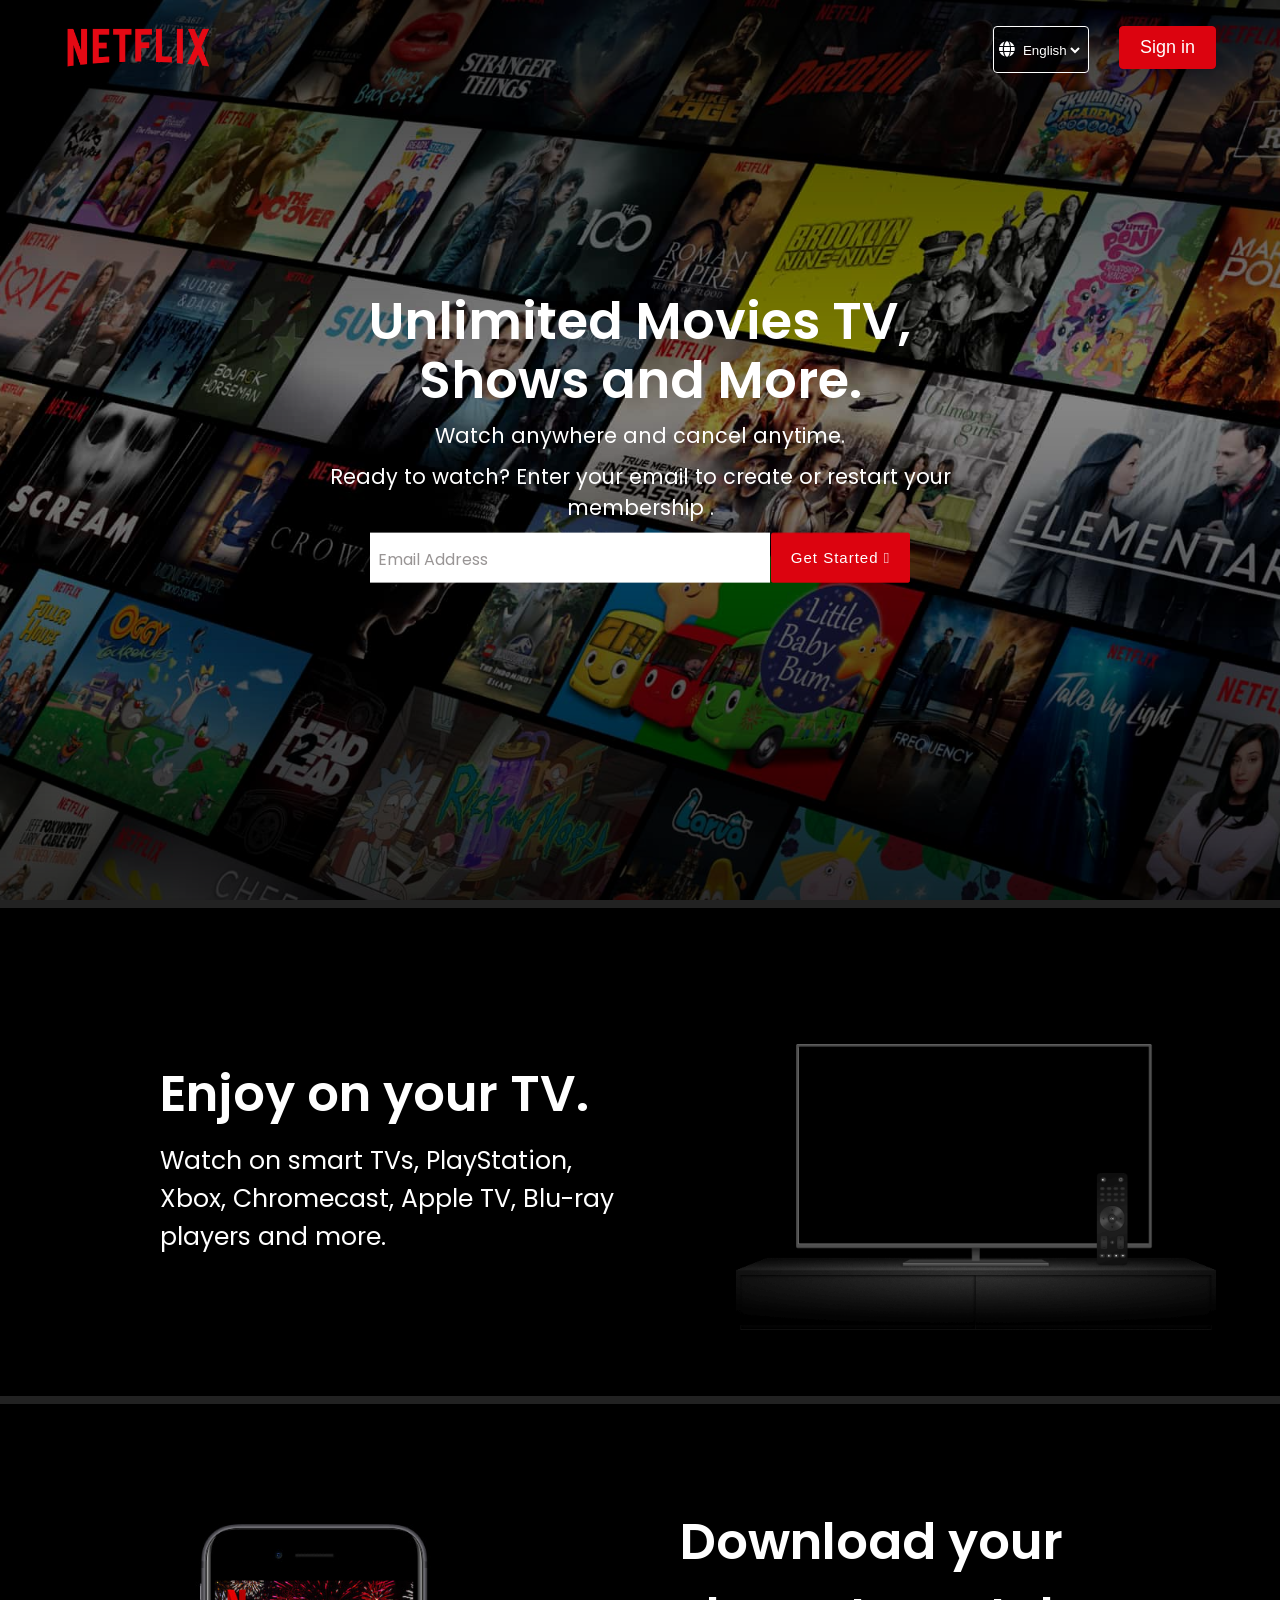
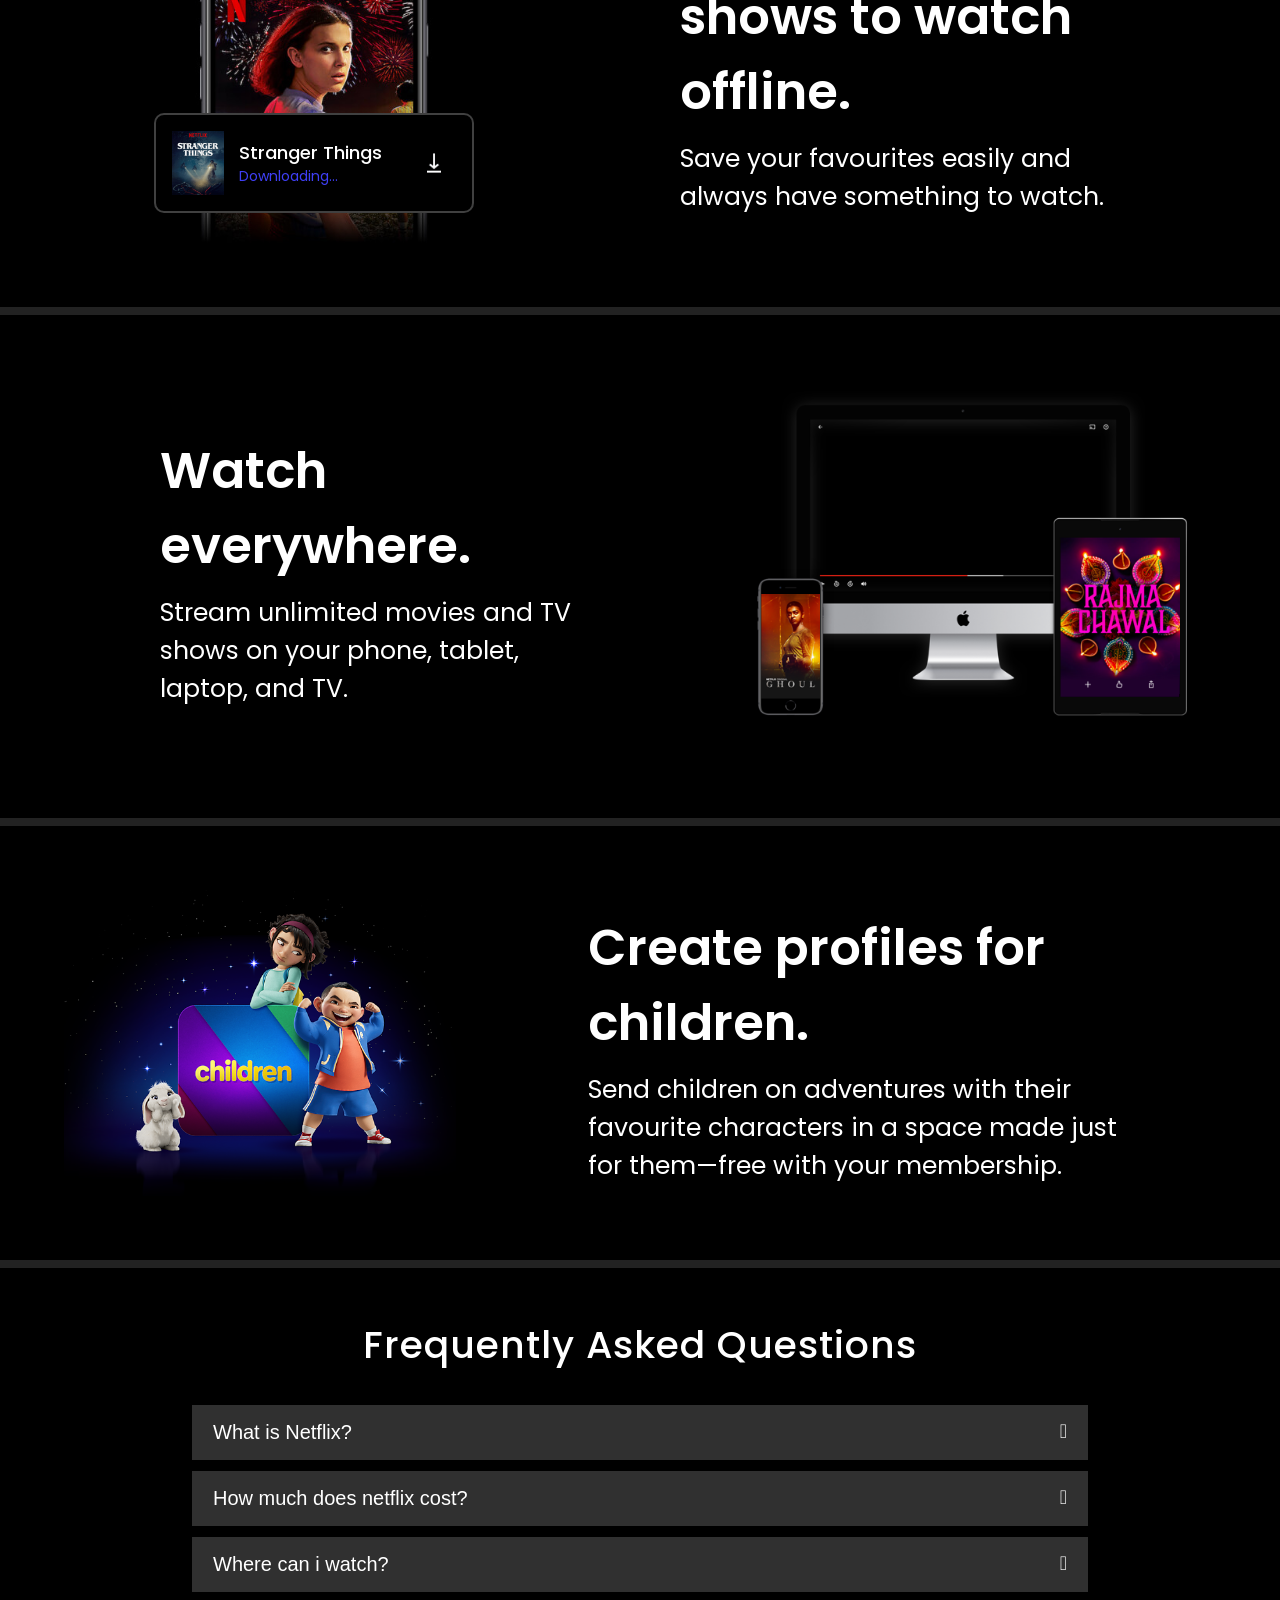
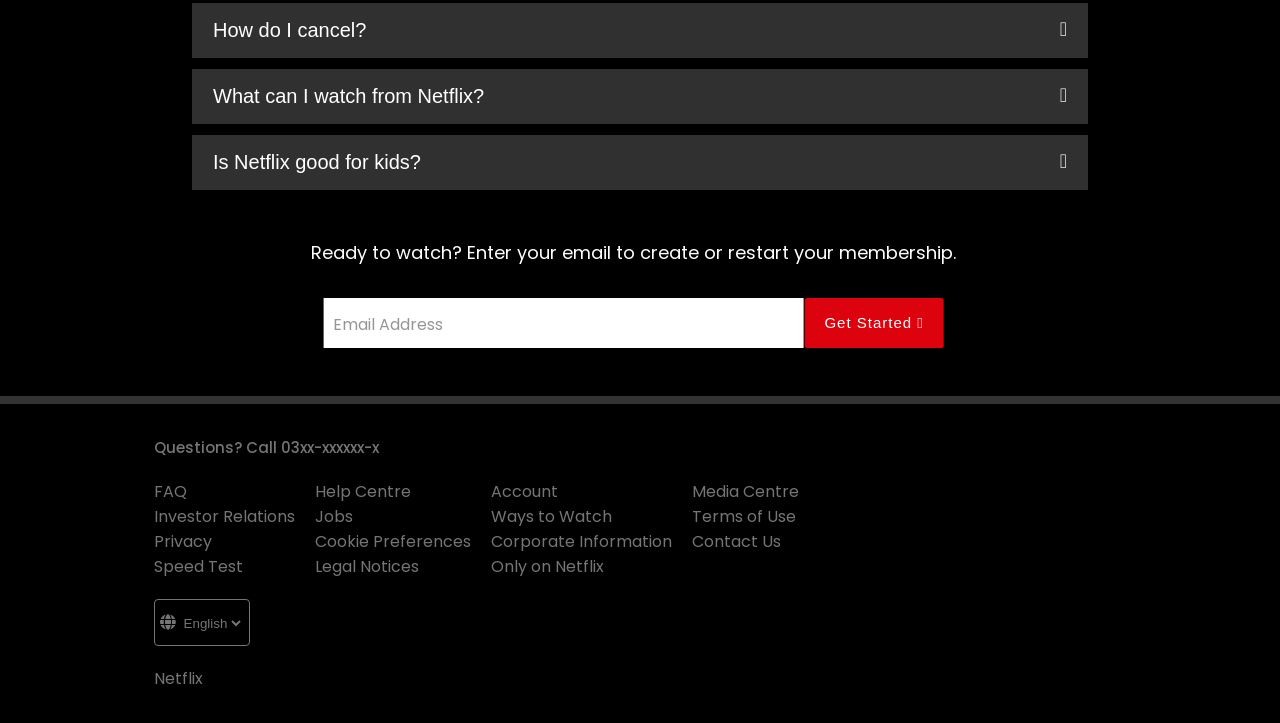
<file: index.html>
<html>
  <head>
    <meta name="description" content="Hello this is my first web page!." />
    <meta name="viewport" content="width=device-width, initial-scale=1.0" />
    <link rel="stylesheet" href="src/styles.css" />
    <link
      rel="stylesheet"
      href="https://pro.fontawesome.com/releases/v5.10.0/css/all.css"
    />
    <link
      href="https://fonts.googleapis.com/css2?family=Poppins:ital,wght@0,100;0,200;0,300;0,400;0,500;0,600;0,700;0,800;0,900;1,100;1,200;1,300;1,400;1,500;1,600;1,700;1,800;1,900&display=swap"
      rel="stylesheet"
    />
    <title>Netflix - Watch TV Shows Online, Watch Movies Online</title>
    <link
      rel="icon"
      href="img/nficon.ico"
    />
  </head>
  <body>
    <header>
      <nav class="navbar">
        <div class="navbar__brand">
          <img
            src="img/netflix-logo-1.png"
            alt="logo"
            class="brand__logo"
          />
        </div>

        <div class="navbar__nav__items">
          <div class="nav__item">
            <div class="dropdown__container">
              <i class="fas fa-globe"></i>
              <select
                name="languages"
                id="languagesSelect"
                class="language__drop__down"
              >
                <option value="english" selected style="color: black;">English</option>
                <option value="urdu" style="color: black;">اردو</option>
              </select>
            </div>
          </div>

          <div class="nav__item">
            <button class="signin__button" onclick="openSigninModal()">Sign in</button>
          </div>
        </div>
      </nav>
    </header>

    <main>
      <section class="hero">
        <div class="hero__bg__image__container">
          <img
            src="img/website-IN-en.jpg"
            alt="BG hero image"
            class="hero__bg__image"
          />
        </div>
        <div class="hero__bg__overlay"></div>

        <div class="hero__card">
          <h1 class="hero__title">
            Unlimited Movies TV,<br />
            Shows and More.
          </h1>
          <p class="hero__subtitle">Watch anywhere and cancel anytime.</p>
          <p class="hero__description">
            Ready to watch? Enter your email to create or restart your
            membership .
          </p>

          <div class="email__form__container">
            <div class="form__container">
              <input type="email" class="email__input" id="heroEmail" placeholder=" " />
              <label class="email__label">Email Address</label>
            </div>
            <button type="button" class="primary__button" onclick="handleGetStarted('heroEmail','heroEmailError')">Get Started <i class="fal fa-chevron-right"></i></button>
          </div>
          <p class="signin__error" id="heroEmailError"></p>
        </div>
      </section>
      <section class="features__container">
        <!-- Feature 1 -->
        <div class="feature">
          <div class="feature__details">
            <h3 class="feature__title">Enjoy on your TV.</h3>
            <h5 class="feature__sub__title">
              Watch on smart TVs, PlayStation, Xbox, Chromecast, Apple TV,
              Blu-ray players and more.
            </h5>
          </div>
          <div class="feature__image__container">
            <img
              src="img/tv.png"
              alt="Feature image"
              class="feature__image"
            />
            <div class="feature__backgroud__video__container">
              <video
                autoplay=""
                loop=""
                muted=""
                class="feature__backgroud__video"
              >
                <source
                  src="img/video-tv-in-0819.m4v"
                  type="video/mp4"
                />
              </video>
            </div>
          </div>
        </div>
        <!-- Feature 2 -->
        <div class="feature">
          <div class="feature__details">
            <h3 class="feature__title">
              Download your shows to watch offline.
            </h3>
            <h5 class="feature__sub__title">
              Save your favourites easily and always have something to watch.
            </h5>
          </div>
          <div class="feature__image__container">
            <img
              src="img/mobile-0819.jpg"
              alt="Feature image"
              class="feature__image"
            />
            <div class="feature__2__poster__container">
              <div class="poster__container">
                <img
                  src="img/boxshot.png"
                  alt="poster"
                  class="poster"
                />
              </div>
              <div class="poster__details">
                <h4>Stranger Things</h4>
                <h6>Downloading...</h6>
              </div>
              <div class="download__gif__container">
                <img
                  src="img/download-icon.gif"
                  alt="downloading gif"
                  class="gif"
                />
              </div>
            </div>
          </div>
        </div>
        <!-- Feature 3 -->
        <div class="feature">
          <div class="feature__details">
            <h3 class="feature__title">Watch everywhere.</h3>
            <h5 class="feature__sub__title">
              Stream unlimited movies and TV shows on your phone, tablet,
              laptop, and TV.
            </h5>
          </div>
          <div class="feature__image__container feature__3__image__container">
            <img
              src="img/device-pile-in.png"
              alt="Feature image"
              class="feature__image feature__3__image"
            />
            <div
              class="feature__backgroud__video__container feature__3__backgroud__video__container"
            >
              <video
                autoplay=""
                loop=""
                muted=""
                class="feature__backgroud__video feature__3__backgroud__video"
              >
                <source
                  src="img/video-devices-in.m4v"
                  type="video/mp4"
                />
              </video>
            </div>
          </div>
        </div>
        <!-- Feature 4 -->
        <div class="feature">
          <div class="feature__details">
            <h3 class="feature__title">Create profiles for children.</h3>
            <h5 class="feature__sub__title">
              Send children on adventures with their favourite characters in a
              space made just for them—free with your membership.
            </h5>
          </div>
          <div class="feature__image__container">
            <img
              src="img/children.png"
              alt="Feature image"
              class="feature__image"
            />
          </div>
        </div>
      </section>
      <section class="FAQ__list__container">
        <h1 class="FAQ__heading fade-in-up">Frequently Asked Questions</h1>
        <div class="FAQ__list">
          <div class="FAQ__accordian">
            <button class="FAQ__title">
              What is Netflix?<i class="fal fa-plus"></i>
            </button>
            <div class="FAQ__visible">
              <p>
                Netflix is a streaming service that offers a wide variety of
                award-winning TV shows, movies, anime, documentaries and more –
                on thousands of internet-connected devices.
              </p>
              <p>
                You can watch as much as you want, whenever you want, without a
                single ad – all for one low monthly price. There's always
                something new to discover, and new TV shows and movies are added
                every week!
              </p>
            </div>
          </div>
          <div class="FAQ__accordian">
            <button class="FAQ__title">
              How much does netflix cost?<i class="fal fa-plus"></i>
            </button>
            <div class="FAQ__visible">
              <p>
                Watch Netflix on your smartphone, tablet, Smart TV, laptop, or
                streaming device, all for one fixed monthly fee. Plans range
                from ₹ 199 to ₹ 799 a month. No extra costs, no contracts.
              </p>
            </div>
          </div>
          <div class="FAQ__accordian">
            <button class="FAQ__title">
              Where can i watch?<i class="fal fa-plus"></i>
            </button>
            <div class="FAQ__visible">
              <p>
                Watch anywhere, anytime, on an unlimited number of devices. Sign
                in with your Netflix account to watch instantly on the web at
                netflix.com from your personal computer or on any
                internet-connected device that offers the Netflix app, including
                smart TVs, smartphones, tablets, streaming media players and
                game consoles.
              </p>
              <p>
                You can also download your favourite shows with the iOS,
                Android, or Windows 10 app. Use downloads to watch while you're
                on the go and without an internet connection. Take Netflix with
                you anywhere.
              </p>
            </div>
          </div>
          <div class="FAQ__accordian">
            <button class="FAQ__title">
              How do I cancel?<i class="fal fa-plus"></i>
            </button>
            <div class="FAQ__visible">
              <p>
                Netflix is flexible. There are no annoying contracts and no
                commitments. You can easily cancel your account online in two
                clicks. There are no cancellation fees – start or stop your
                account anytime.
              </p>
            </div>
          </div>
          <div class="FAQ__accordian">
            <button class="FAQ__title">
              What can I watch from Netflix?<i class="fal fa-plus"></i>
            </button>
            <div class="FAQ__visible">
              <p>
                Netflix has an extensive library of feature films,
                documentaries, TV shows, anime, award-winning Netflix originals,
                and more. Watch as much as you want, anytime you want.
              </p>
            </div>
          </div>
          <div class="FAQ__accordian">
            <button class="FAQ__title">
              Is Netflix good for kids?<i class="fal fa-plus"></i>
            </button>
            <div class="FAQ__visible">
              <p>
                The Netflix Kids experience is included in your membership to
                give parents control while kids enjoy family-friendly TV shows
                and films in their own space.
              </p>
              <p>
                Kids profiles come with PIN-protected parental controls that let
                you restrict the maturity rating of content kids can watch and
                block specific titles you don’t want kids to see.
              </p>
            </div>
          </div>
        </div>
        <div class="FAQ__get__started__email">
          <h3>
            Ready to watch? Enter your email to create or restart your
            membership.
          </h3>
          <div class="email__form__container">
            <div class="form__container">
              <input type="email" class="email__input" id="faqEmail" placeholder=" " />
              <label class="email__label">Email Address</label>
            </div>
            <button type="button" class="primary__button" onclick="handleGetStarted('faqEmail','faqEmailError')">
              Get Started <i class="fal fa-chevron-right"></i>
            </button>
          </div>
          <p class="signin__error" id="faqEmailError"></p>
        </div>
      </section>
    </main>

    <footer>
      <div class="footer__row__1">
        <h4>Questions? Call 03xx-xxxxxx-x</h4>
      </div>
      <div class="footer__row__2">
        <div class="column__1">
          <p>FAQ</p>
          <p>Investor Relations</p>
          <p>Privacy</p>
          <p>Speed Test</p>
        </div>
        <div class="column__2">
          <p>Help Centre</p>
          <p>Jobs</p>
          <p>Cookie Preferences</p>
          <p>Legal Notices</p>
        </div>
        <div class="column__3">
          <p>Account</p>
          <p>Ways to Watch</p>
          <p>Corporate Information</p>
          <p>Only on Netflix</p>
        </div>
        <div class="column__4">
          <p>Media Centre</p>
          <p>Terms of Use</p>
          <p>Contact Us</p>
        </div>
      </div>
      <div class="footer__row__3">
        <div class="dropdown__container">
          <i class="fas fa-globe"></i>
          <select
            name="languages"
            id="languagesSelect"
            class="language__drop__down"
          >
            <option value="english" selected>English</option>
            <option value="urdu">اردو</option>
          </select>
        </div>
      </div>
      <div class="footer__row__4">
        <p>Netflix </p>
      </div>
    </footer>

    <div class="signin__modal__overlay" id="signinModalOverlay">
      <div class="signin__modal">
        <button class="signin__modal__close" onclick="closeSigninModal()">&times;</button>
        <h2 class="signin__modal__title" id="signinModalTitle">Sign In</h2>
        <form id="signinForm" novalidate>
          <div class="signin__field">
            <label for="signinEmail">Email</label>
            <input type="email" id="signinEmail" placeholder="Email address" autocomplete="email" />
            <p class="signin__error" id="signinEmailError"></p>
          </div>
          <div class="signin__field">
            <label for="signinPassword">Password</label>
            <input type="password" id="signinPassword" placeholder="Password" autocomplete="current-password" />
            <p class="signin__error" id="signinPasswordError"></p>
          </div>
          <button type="submit" class="primary__button signin__submit" id="signinSubmitBtn">Sign In</button>
        </form>
        <p class="signin__toggle" id="signinToggleText">
          New to Netflix? <a href="#" id="signinToggleLink">Sign up now</a>
        </p>
      </div>
    </div>

    <script src="src/index.js"></script>
  </body>
</html>
</file>
<file: src/styles.css>
* {
  margin: 0;
  padding: 0;
  box-sizing: border-box;
}

/* ---------- Animations ---------- */
@keyframes fadeInDown {
  from { opacity: 0; transform: translateY(-30px); }
  to { opacity: 1; transform: translateY(0); }
}

@keyframes fadeInUp {
  from { opacity: 0; transform: translateY(40px); }
  to { opacity: 1; transform: translateY(0); }
}

@keyframes fadeIn {
  from { opacity: 0; }
  to { opacity: 1; }
}

@keyframes cardFadeIn {
  from { opacity: 0; }
  to { opacity: 1; }
}

@keyframes pulse {
  0%, 100% { transform: scale(1); }
  50% { transform: scale(1.05); }
}

@keyframes zoomIn {
  from { opacity: 0; transform: scale(0.9); }
  to { opacity: 1; transform: scale(1); }
}

@keyframes marqueeScroll {
  from { transform: translateX(100%); }
  to { transform: translateX(-100%); }
}

.marquee {
  width: 100%;
  overflow: hidden;
  background: linear-gradient(90deg, #141414, #dc030f22, #141414);
  border-top: 1px solid #333;
  border-bottom: 1px solid #333;
  padding: 10px 0;
  white-space: nowrap;
}

.marquee__content {
  display: inline-block;
  white-space: nowrap;
  color: #fff;
  font-weight: 600;
  letter-spacing: 1px;
  animation: marqueeScroll 18s linear infinite;
}

.fade-in { animation: fadeIn 1s ease both; }
.fade-in-up { animation: fadeInUp 0.9s ease both; }
.zoom-in { animation: zoomIn 0.6s ease both; }

body {
  background-color: black;
  color: white;
  font-family: "Poppins", sans-serif;
}

.navbar {
  position: absolute;
  top: 0;
  width: 100%;
  display: flex;
  justify-content: space-between;
  align-items: center;
  flex-wrap: wrap;
  padding: 4% 4%;
  gap: 8px;
  z-index: 10;
  animation: fadeInDown 0.8s ease both;
}

.navbar__brand {
  width: clamp(70px, 22vw, 100px);
  height: 100%;
}

.brand__logo {
  width: 100%;
  height: 100%;
}

.language__drop__down {
  background: transparent;
  border: none;
  color: white;
}

.language__drop__down:focus {
  outline: none;
}

.language__drop__down option {
  background-color: black;
}

.dropdown__container {
  border: 1px solid white;
  padding: 0.4rem;
  border-radius: 4px;
  background: rgba(0, 0, 0, 0.4);
}

.signin__button {
  background-color: #dc030f;
  border: 1px solid #dc030f;
  color: white;
  padding: 0.25rem 0.5rem;
  border-radius: 4px;
  transition: transform 0.25s ease, background-color 0.25s ease;
}

.signin__button:hover {
  background-color: #f6121d;
  transform: scale(1.08);
}

.navbar__nav__items {
  display: flex;
  gap: 10px;
}

@media (max-width: 400px) {
  .navbar {
    padding: 3% 3%;
    gap: 6px;
  }
  .dropdown__container {
    padding: 0.3rem;
  }
  .signin__button {
    padding: 0.2rem 0.45rem;
    font-size: 0.8rem;
  }
}

.hero {
  position: relative;
  width: 100%;
  overflow: hidden;
}

.hero__bg__image__container {
  width: 100%;
  height: 80vh;
}

.hero__bg__image {
  width: 100%;
  height: 100%;
  object-fit: cover;
}

.hero__bg__overlay {
  position: absolute;
  inset: 0;
  width: 100%;
  height: 100%;
  background: rgba(0, 0, 0, 0.3);
  background-image: linear-gradient(
    to top,
    rgba(0, 0, 0, 0.65) 0,
    rgba(0, 0, 0, 0) 55%,
    rgba(0, 0, 0, 0.55) 100%
  );
}

.hero__card {
  position: absolute;
  top: max(18%, 100px);
  left: 50%;
  transform: translateX(-50%);
  width: min(92%, 700px);
  text-align: center;
  display: flex;
  flex-direction: column;
  gap: 10px;
  animation: cardFadeIn 1.1s ease both;
  animation-delay: 0.2s;
}

.hero__bg__image {
  animation: fadeIn 1.4s ease both;
}

.hero__title {
  font-weight: 600;
  font-size: clamp(1.3rem, 6vw, 3.2rem);
  line-height: 1.15;
  overflow-wrap: break-word;
}

.hero__subtitle,
.hero__description {
  font-weight: 400;
  font-size: clamp(0.8rem, 2.2vw, 1.3rem);
  overflow-wrap: break-word;
}

.hero__description {
  margin: 0 12px;
}

@media (min-width: 400px) {
  .hero__description {
    margin: 0 50px;
  }
}

.email__input {
  border: none;
  background: transparent;
  width: 100%;
  height: 100%;
  padding-left: 7px;
}
.email__label {
  color: black;
  position: absolute;
  top: 28%;
  left: 2%;
  color: rgb(153, 149, 149);
  transition: 0.5s;
}

.email__form__container {
  display: flex;
  flex-direction: column;
  justify-content: center;
  align-items: center;
  gap: 15px;
}

.form__container {
  background-color: white;
  width: 90%;
  height: 50px;
  position: relative;
}

.email__input:focus + .email__label {
  top: 0.2rem;
  font-size: 10px;
}

.email__input:not(:placeholder-shown).email__input:not(:focus) + .email__label {
  top: 0.2rem;
  font-size: 10px;
}

.email__input:focus-visible {
  outline: none;
}

.email__input.input__error {
  box-shadow: inset 0 0 0 2px #dc030f;
}

.primary__button {
  background-color: #dc030f;
  border: 1px solid #dc030f;
  color: white;
  padding: 0.8rem 1.2rem;
  border-radius: 2px;
  font-size: 15px;
  letter-spacing: 1px;
  cursor: pointer;
  transition: transform 0.25s ease, background-color 0.25s ease;
}

.primary__button:hover {
  background-color: #f6121d;
  transform: scale(1.06);
}

.primary__button:active {
  transform: scale(0.97);
}

.feature {
  border-top: 8px solid #222;
  padding: 2rem 1rem;
  animation: fadeInUp 0.9s ease both;
}

.feature__image {
  transition: transform 0.4s ease;
}

.feature:hover .feature__image {
  transform: scale(1.03);
}

.feature__details {
  text-align: center;
}

.feature__title {
  font-size: 25px;
  font-weight: 600;
  margin: 10px 0;
}

.feature__sub__title {
  font-size: 15px;
  font-weight: 400;
}

.feature__image__container {
  width: 100%;
  position: relative;
}
.feature__image {
  width: 100%;
}

.feature__backgroud__video__container {
  position: absolute;
  width: 100%;
  top: 20%;
  left: 13%;
  height: 100%;
  max-width: 73%;
  max-height: 54%;
  z-index: -2;
}

.feature__backgroud__video {
  width: 100%;
}

.feature__2__poster__container {
  position: absolute;
  bottom: 8%;
  left: 50%;
  transform: translateX(-50%);
  width: 100%;
  max-width: 16em;
  display: flex;
  align-items: center;
  background-color: black;
  border: 2px solid rgba(255, 255, 255, 0.25);
  border-radius: 10px;
  height: 60px;
  padding: 0.25rem 0.6rem;
  gap: 15px;
}

.poster__container {
  width: 20%;
}

.poster {
  width: 100%;
  height: 100%;
}
.poster__details {
  width: 60%;
}
.poster__details > h4 {
  font-size: 13px;
  font-weight: 500;
}
.poster__details > h6 {
  font-size: 12px;
  font-weight: 400;
  color: rgb(63, 63, 246);
}

.download__gif__container {
  width: 20%;
  height: 100%;
}
.gif {
  width: 100%;
  height: 100%;
}

.feature__3__backgroud__video__container {
  max-width: 63%;
  max-height: 47%;
  z-index: -2;
  top: 9%;
  left: 19%;
}

.FAQ__accordian {
  width: 100%;
}
.FAQ__title {
  width: 100%;
  display: flex;
  justify-content: space-between;
  padding: 15px 20px;
  font-size: 18px;
  background-color: #303030;
  border: 1px solid #303030;
  color: white;
  cursor: pointer;
  transition: background-color 0.25s ease;
}

.FAQ__title:hover {
  background-color: #3d3d3d;
}

.FAQ__title i {
  transition: transform 0.3s ease;
}

.FAQ__title i.fa-times {
  transform: rotate(180deg);
}

.FAQ__visible {
  background-color: #303030;
  border-top: 1px solid black;
  max-height: 0;
  overflow: hidden;
  transition: max-height 0.5s ease-in-out;
}

.FAQ__visible > p {
  margin: 1rem;
}
.FAQ__list__container {
  border-top: 8px solid #222;
  padding: 2rem 0;
}
.FAQ__heading {
  font-size: 20px;
  text-align: center;
  font-weight: 600;
  margin: 1rem 3rem;
}

.FAQ__list {
  display: flex;
  flex-direction: column;
  justify-content: center;
  align-items: center;
  gap: 10px;
}

.FAQ__get__started__email {
  text-align: center;
}

.FAQ__get__started__email > h3 {
  font-size: 18px;
  font-weight: 400;
  margin: 2rem 0;
}

footer {
  border-top: 8px solid #333;
  padding: 2rem 1rem;
  color: #757575;
  display: flex;
  flex-direction: column;
  gap: 20px;
}

.footer__row__2 {
  display: flex;
  flex-wrap: wrap;
  justify-content: space-around;
  gap: 20px;
}

.footer__row__1 > h4 {
  font-size: 15px;
  font-weight: 500;
}

.footer__row__3 > .dropdown__container {
  width: fit-content;
  border: 1px solid #757575;
  color: #757575;
}

.footer__row__3 > .dropdown__container > .language__drop__down {
  color: #757575;
}

@media (min-width: 768px) {
  .hero__bg__image__container {
    height: 100vh;
  }

  .hero__bg__overlay {
    height: 100%;
  }
  .hero__card {
    top: max(30%, 110px);
    left: 50%;
    transform: translateX(-50%);
    width: min(85%, 700px);
  }

  .feature {
    padding: 4rem;
  }

  .feature__title {
    font-size: 35px;
  }

  .feature__sub__title {
    font-size: 20px;
  }
  .feature__2__poster__container {
    max-width: 26em;
    height: 85px;
  }
  .poster__container {
    width: 15%;
  }
  .download__gif__container {
    width: 3rem;
    height: 3rem;
  }

  .poster__details > h4 {
    font-size: 18px;
  }
  .poster__details > h6 {
    font-size: 14px;
  }
  .FAQ__title {
    font-size: 20px;
  }
  .FAQ__heading {
    font-size: 38px;
    font-weight: 500;
    letter-spacing: 1px;
  }
  .FAQ__list {
    padding: 1rem 5rem;
  }
  .FAQ__get__started__email {
    width: 75%;
    display: flex;
    flex-direction: column;
    justify-content: center;
    transform: translateX(15%);
  }
}

@media (min-width: 1024px) {
  .navbar {
    padding: 2% 5%;
  }

  .navbar__brand {
    width: 150px;
  }

  .signin__button {
    padding: 10px 20px;
    font-size: 18px;
  }
  .dropdown__container {
    padding: 10px 5px;
  }

  .navbar__nav__items {
    gap: 30px;
  }

  .hero__card {
    top: 50%;
    left: 50%;
    transform: translate(-50%, -50%);
    width: min(65%, 800px);
  }

  .form__container {
    width: 50%;
  }
  .email__form__container {
    flex-direction: row;
    align-items: center;
    gap: 1px;
  }
  .primary__button {
    height: 50px;
  }

  .feature {
    display: flex;
    align-items: center;
    justify-content: space-between;
    gap: 20px;
  }

  .feature__details {
    text-align: left;
    padding: 0 6rem;
  }

  .feature__title {
    font-size: 50px;
  }

  .feature__sub__title {
    font-size: 25px;
  }

  .feature__image__container {
    max-width: 500px;
  }

  .feature:nth-child(even) {
    flex-direction: row-reverse;
  }

  .feature__2__poster__container {
    max-width: 20em;
    height: 100px;
    padding: 1rem;
  }
  .poster__container {
    width: 20%;
  }
  .FAQ__list {
    padding: 1rem clamp(2rem, 15vw, 25rem);
  }
  .FAQ__get__started__email {
    transform: translateX(16%);
  }
  footer {
    padding: 2rem clamp(2rem, 12vw, 20rem);
    justify-content: flex-start;
    text-align: left;
    align-items: flex-start;
  }

  .footer__row__2 {
    justify-content: space-between;
    align-items: flex-start;
    flex-wrap: nowrap;
  }

  .footer__row__1,
  .footer__row__3,
  .footer__row__4 {
    align-self: flex-start;
  }
}

@media (min-width: 1254px) {
}

/* Sign in modal */
.signin__modal__overlay {
  display: none;
  position: fixed;
  inset: 0;
  background: rgba(0, 0, 0, 0.75);
  z-index: 1000;
  align-items: center;
  justify-content: center;
}

.signin__modal__overlay.active {
  display: flex;
}

.signin__modal {
  background-color: #000;
  border: 1px solid #333;
  border-radius: 6px;
  width: 90%;
  max-width: 400px;
  padding: 2rem;
  position: relative;
}

.signin__modal__close {
  position: absolute;
  top: 10px;
  right: 15px;
  background: transparent;
  border: none;
  color: white;
  font-size: 1.5rem;
  cursor: pointer;
}

.signin__modal__title {
  margin-bottom: 1.5rem;
  font-size: 1.5rem;
  font-weight: 600;
}

.signin__field {
  margin-bottom: 1rem;
  display: flex;
  flex-direction: column;
  gap: 0.3rem;
}

.signin__field label {
  font-size: 0.85rem;
  color: #ccc;
}

.signin__field input {
  padding: 0.7rem;
  border-radius: 4px;
  border: 1px solid #555;
  background-color: #1a1a1a;
  color: white;
  font-size: 1rem;
}

.signin__field input:focus {
  outline: none;
  border-color: #dc030f;
}

.signin__field input.input__error {
  border-color: #dc030f;
}

.signin__error {
  color: #f14e4e;
  font-size: 0.8rem;
  min-height: 1rem;
}

.signin__submit {
  width: 100%;
  margin-top: 0.5rem;
  cursor: pointer;
  border: none;
}

.signin__toggle {
  margin-top: 1.2rem;
  font-size: 0.85rem;
  color: #999;
  text-align: center;
}

.signin__toggle a {
  color: white;
  text-decoration: underline;
  cursor: pointer;
}
</file>
